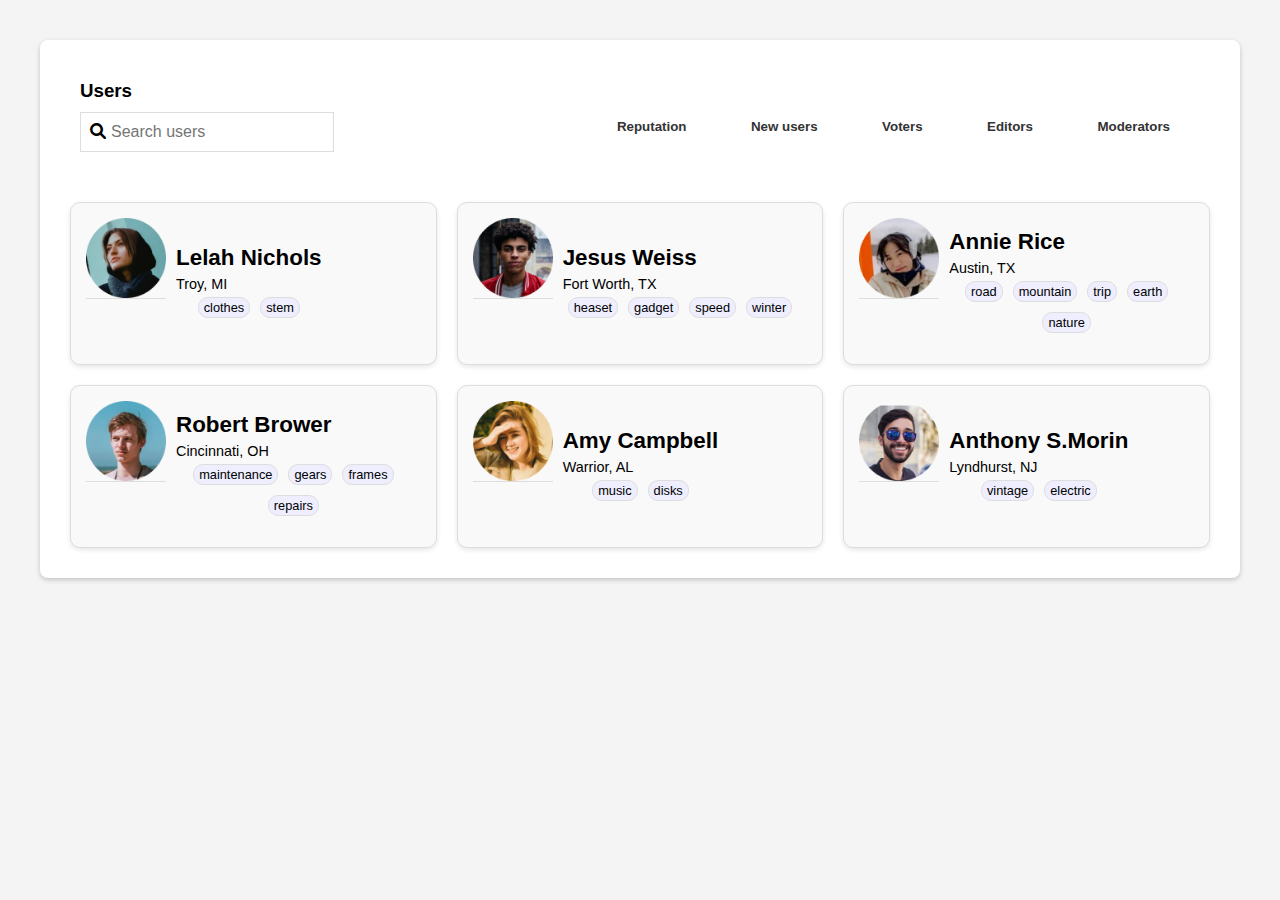
<file: test3/index.html>
<!DOCTYPE html>
<html lang="en">
  <head>
    <meta charset="UTF-8" />
    <meta name="viewport" content="width=device-width, initial-scale=1.0" />
    <title>Users Interface</title>
    <link rel="stylesheet" href="style.css" />
    <link
      rel="stylesheet"
      href="https://cdnjs.cloudflare.com/ajax/libs/font-awesome/6.0.0-beta3/css/all.min.css"
    />
  </head>
  <body>
    <section>
      <div class="user-interface-container">
        <div class="navigation">
          <div class="search-box">
            <h3>Users</h3>
            <i class="fas fa-search"></i>
            <input
              type="text"
              placeholder="Search users"
              aria-label="Search users"
            />
          </div>
          <div class="tabs">
            <button class="tab">Reputation</button>
            <button class="tab">New users</button>
            <button class="tab">Voters</button>
            <button class="tab">Editors</button>
            <button class="tab">Moderators</button>
          </div>
        </div>
        <div class="user-card-container">
          <div class="user-card">
            <img src="img/user-1.png" alt="User Name" />
            <div class="user-info">
              <h2>Lelah Nichols</h2>
              <p>Troy, MI</p>
              <div class="user-tags">
                <span>clothes</span>
                <span>stem</span>
              </div>
            </div>
          </div>
          <div class="user-card">
            <img src="img/user-2.png" alt="User Name" />
            <div class="user-info">
              <h2>Jesus Weiss</h2>
              <p>Fort Worth, TX</p>
              <div class="user-tags">
                <span>heaset</span>
                <span>gadget</span>
                <span>speed</span>
                <span>winter</span>
              </div>
            </div>
          </div>
          <div class="user-card">
            <img src="img/user-3.png" alt="User Name" />
            <div class="user-info">
              <h2>Annie Rice</h2>
              <p>Austin, TX</p>
              <div class="user-tags">
                <span>road</span>
                <span>mountain</span>
                <span>trip</span>
                <span>earth</span>
                <span>nature</span>
              </div>
            </div>
          </div>
          <div class="user-card">
            <img src="img/user-4.png" alt="User Name" />
            <div class="user-info">
              <h2>Robert Brower</h2>
              <p>Cincinnati, OH</p>
              <div class="user-tags">
                <span>maintenance</span>
                <span>gears</span>
                <span>frames</span>
                <span>repairs</span>
              </div>
            </div>
          </div>
          <div class="user-card">
            <img src="img/user-5.png" alt="User Name" />
            <div class="user-info">
              <h2>Amy Campbell</h2>
              <p>Warrior, AL</p>
              <div class="user-tags">
                <span>music</span>
                <span>disks</span>
              </div>
            </div>
          </div>
          <div class="user-card">
            <img src="img/user-6.png" alt="User Name" />
            <div class="user-info">
              <h2>Anthony S.Morin</h2>
              <p>Lyndhurst, NJ</p>
              <div class="user-tags">
                <span>vintage</span>
                <span>electric</span>
              </div>
            </div>
          </div>
        </div>
      </div>
    </section>
  </body>
</html>
</file>
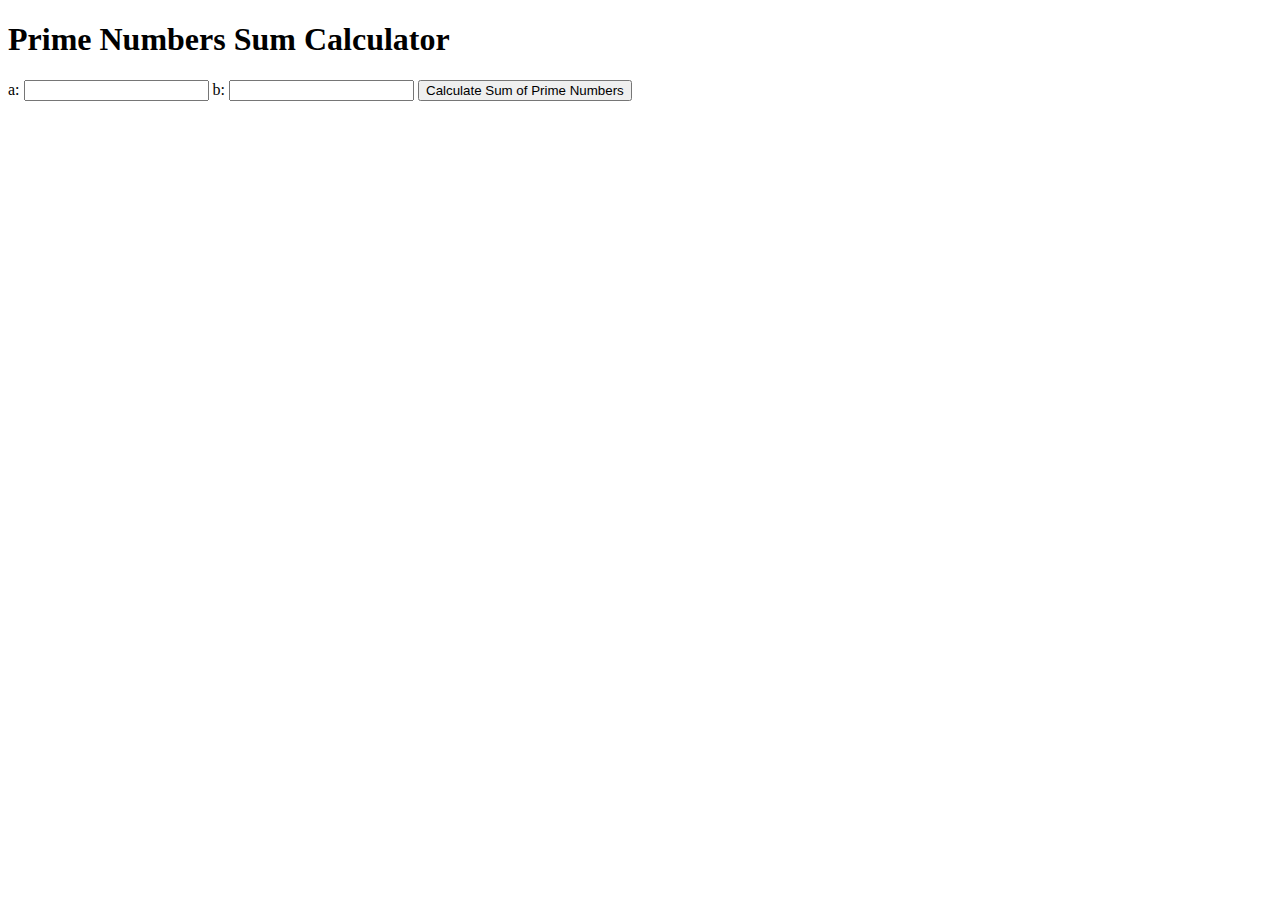
<file: test1-2/test1.html>
<!DOCTYPE html>
<html lang="en">
  <head>
    <meta charset="UTF-8" />
    <meta name="viewport" content="width=device-width, initial-scale=1.0" />
    <title>Prime Numbers Sum Calculator</title>
  </head>
  <body>
    <h1>Prime Numbers Sum Calculator</h1>
    <form id="primeForm">
      <label for="a">a:</label>
      <input type="number" id="a" name="a" required />
      <label for="b">b:</label>
      <input type="number" id="b" name="b" required />
      <input type="submit" value="Calculate Sum of Prime Numbers" />
    </form>

    <div id="result"></div>

    <script>
      document
        .getElementById("primeForm")
        .addEventListener("submit", function (event) {
          event.preventDefault();

          const a = parseInt(document.getElementById("a").value, 10);
          const b = parseInt(document.getElementById("b").value, 10);
          const primes = getPrimes(a, b);
          const sum = primes.reduce((acc, cur) => acc + cur, 0);

          document.getElementById("result").textContent =
            "Sum of prime numbers: " +
            sum +
            ". Primes are: " +
            primes.join(", ");
        });

      function isPrime(num) {
        if (num <= 1) return false;
        if (num <= 3) return true;
        if (num % 2 === 0 || num % 3 === 0) return false;

        for (let i = 5; i * i <= num; i += 6) {
          if (num % i === 0 || num % (i + 2) === 0) return false;
        }
        return true;
      }

      function getPrimes(start, end) {
        const primes = [];
        for (let i = start; i <= end; i++) {
          if (isPrime(i)) primes.push(i);
        }
        return primes;
      }
    </script>
  </body>
</html>
</file>
<file: test3/style.css>
* {
    font-family: 'Arial', sans-serif;
    padding: 0;
    margin: 0;
    box-sizing: border-box;
}

body {
    background-color: #f4f4f4;
    margin: 0;
    padding: 20px;
}

/* NAV */
.navigation {
    display: flex;
    justify-content: space-between;
    align-items: center;
    flex-wrap: wrap;
    padding: 20px;
    background-color: #fff;
    transition: background-color 0.3s ease;
}

/* Container for the user interface */
.user-interface-container {
    max-width: 1200px;
    margin: 20px auto;
    padding: 20px;
    background-color: #fff;
    border-radius: 8px;
    box-shadow: 0 2px 5px rgba(0,0,0,0.2);
}

.user-card {
    display: flex;
    flex-direction: row;
    align-items: center;
    background-color: #f9f9f9;
    box-shadow: 0 2px 5px rgba(0,0,0,0.1);
    padding: 15px;
    margin-bottom: 20px;
    width: 200px;
    margin: 10px;
    border: 1px solid #ddd;
    border-radius: 10px;
    overflow: hidden;
    transition: transform 0.3s ease-in-out, box-shadow 0.3s ease-in-out;
    flex: 0 0 calc(33.333% - 20px);
}

.user-card-container .user-card img {
    width: 80px; 
    height: auto;
    border-bottom: 1px solid #ddd;
}

.user-card-container {
    display: flex;
    flex-wrap: wrap;
    justify-content: space-around;
}

.user-card:hover {
    transform: translateY(-5px);
    box-shadow: 0 5px 15px rgba(0, 0, 0, 0.2);
}

.user-card img {
    width: 100%;
    height: auto;
    border-bottom: 1px solid #ddd;
    margin-bottom: 50px;
}

.user-info {
    padding: 10px;
    text-align: center;
    padding-left: 10px;
}

.user-tags span {
    display: flex;
    margin: 5px;
    padding: 2px 5px;
    background-color: #eef;
    border-radius: 5px;
    font-size: 0.8em;
    border: 1px solid #ddd;
    border-radius: 10px;
}

.user-tags span:hover {
    background-color: #dde;
}

.user-info h2 {
    font-size: 1.4rem;
    font-weight: bold;
    margin-bottom: 5px;
    text-align: left;
}

.user-info p {
    font-size: 0.9rem;
    text-align: left;
    font-weight: 500;
}

.user-tags {
    display: flex;
    flex-wrap: wrap;
    justify-content: center;
}

/* Tabs styles */
.tabs .tab {
    margin: 0 5px;
    padding: 10px 15px;
    background: transparent;
    border: 10px solid transparent;
    border-radius: 10px;
    cursor: pointer;
    transition: all 0.3s ease;
    color: #333;
    font-weight: bold;
}

.tabs .tab:hover {
    background-color: #849cfc;
    color: white;
    border-color: #849cfc;
    box-shadow: 0 2px 5px rgba(0, 0, 0, 0.2);
}

.navigation h3 {
    margin-bottom: 10px;
}

/* Search box styles */
.search-box {
    position: relative;
}

.search-box i {
    position: absolute;
    left: 10px;
    top: 55%; 
    transform: translateY(-50%);
}

.search-box input[type="text"] {
    font-size: 16px;
    padding: 10px 15px 10px 30px;
    border: 1px solid #ddd; 
    width: 100%; 
    max-width: 400px; 
    box-sizing: border-box; 
    margin-bottom: 20px; 
    outline: none; 
}

.search-box input[type="text"]:focus {
    border-color: #aaa; 
    box-shadow: 0 0 8px rgba(0,0,0,0.1); 
}

/* Responsive adjustments */
@media (max-width: 768px) {
    .search-box input[type="text"] {
        width: calc(100% - 30px);
    }
}

/* Responsive adjustments for tablets */
@media (max-width: 768px) {
    .user-card {
        flex: 0 0 calc(50% - 20px);
    }
}

/* Responsive adjustments for mobile devices */
@media (max-width: 480px) {
    .user-card {
        flex: 0 0 calc(50% - 20px);
    }
}
</file>
